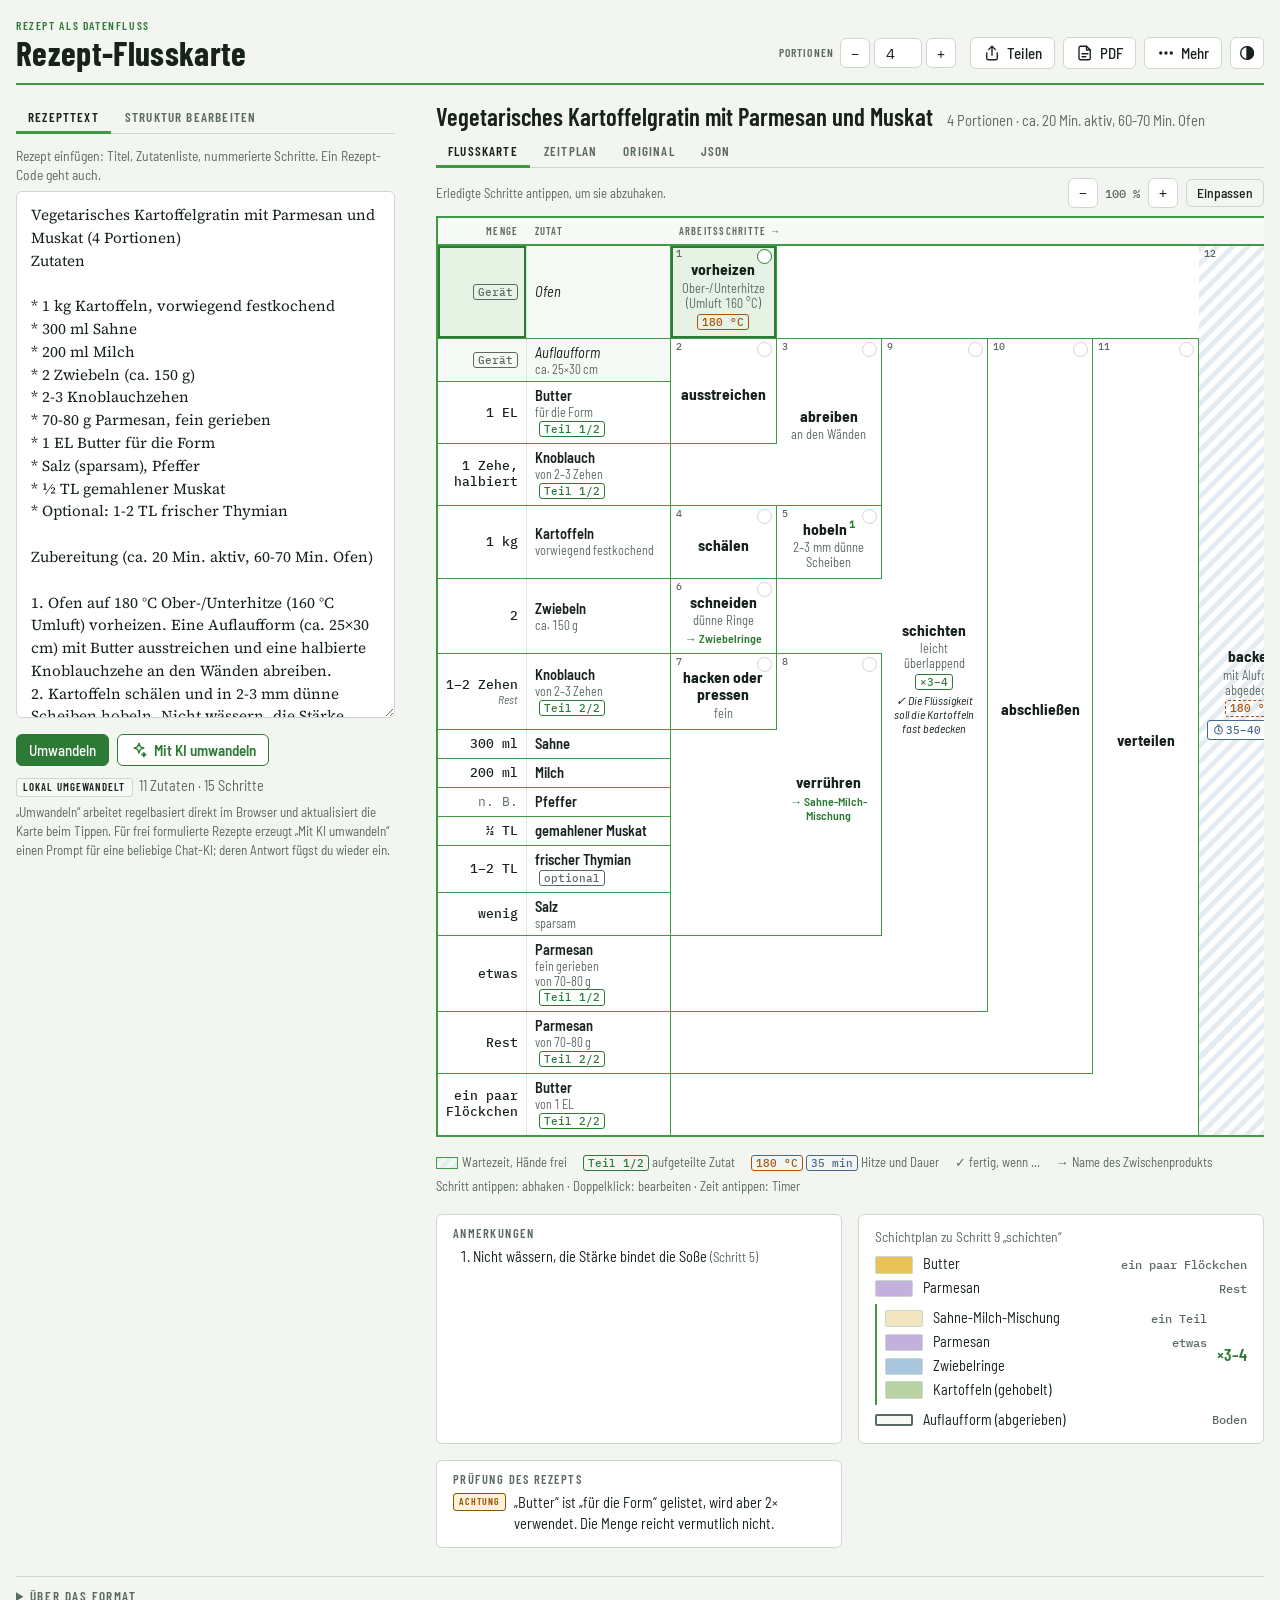
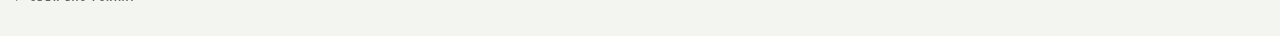
<file: index.html>
<!doctype html>
<html lang="de">
<head>
<meta charset="utf-8">
<meta name="viewport" content="width=device-width,initial-scale=1,viewport-fit=cover">
<!-- erzeugt von tools/build.mjs aus page.html – nicht von Hand bearbeiten -->
<title>Rezept-Flusskarte</title>
<meta name="claude:viewport-fit-sides" content="cover">
<meta name="description" content="Wandelt normale Rezepte in tabellarische Flusskarten um.">
<link rel="stylesheet" href="fonts/fonts.css">
<link rel="stylesheet" href="styles.css">
<script src="js/theme.js"></script>
<link rel="manifest" href="manifest.webmanifest">
<link rel="icon" href="icons/icon.svg" type="image/svg+xml">
<link rel="apple-touch-icon" href="icons/apple-touch-icon.png">
<meta name="apple-mobile-web-app-title" content="Flusskarte">
<meta name="mobile-web-app-capable" content="yes">
<meta name="apple-mobile-web-app-capable" content="yes">
<meta name="apple-mobile-web-app-status-bar-style" content="default">
</head>
<body>
<svg width="0" height="0" style="position:absolute" aria-hidden="true">
  <symbol id="i-share" viewBox="0 0 24 24"><path d="M12 3v12M7.5 7.5 12 3l4.5 4.5M5 12v7a2 2 0 0 0 2 2h10a2 2 0 0 0 2-2v-7"/></symbol>
  <symbol id="i-pdf" viewBox="0 0 24 24"><path d="M6 3h8l5 5v11a2 2 0 0 1-2 2H6a2 2 0 0 1-2-2V5a2 2 0 0 1 2-2Z"/><path d="M14 3v5h5M8 13h8M8 17h5"/></symbol>
  <symbol id="i-more" viewBox="0 0 24 24"><circle cx="5" cy="12" r="1.3"/><circle cx="12" cy="12" r="1.3"/><circle cx="19" cy="12" r="1.3"/></symbol>
  <symbol id="i-theme" viewBox="0 0 24 24"><circle cx="12" cy="12" r="8.5"/><path d="M12 3.5a8.5 8.5 0 0 1 0 17Z" fill="currentColor"/></symbol>
  <symbol id="i-ai" viewBox="0 0 24 24"><path d="M12 3l1.8 4.7L18.5 9.5l-4.7 1.8L12 16l-1.8-4.7L5.5 9.5l4.7-1.8Z"/><path d="M18.5 15.5l.8 2 2 .8-2 .8-.8 2-.8-2-2-.8 2-.8Z"/></symbol>
  <symbol id="i-close" viewBox="0 0 24 24"><path d="M6 6l12 12M18 6 6 18"/></symbol>
</svg>

<div class="app">
  <header class="top">
    <div class="brand">
      <p class="eyebrow">Rezept als Datenfluss</p>
      <h1>Rezept-Flusskarte</h1>
    </div>
    <div class="top-actions">
      <div class="servings" role="group" aria-label="Portionen">
        <span class="lbl-inline">Portionen</span>
        <button type="button" id="sv-minus" class="icon-btn" aria-label="Eine Portion weniger">−</button>
        <input id="sv" type="number" min="1" max="99" step="1" inputmode="numeric" aria-label="Portionen">
        <button type="button" id="sv-plus" class="icon-btn" aria-label="Eine Portion mehr">+</button>
      </div>
      <button type="button" id="btn-share" class="btn" aria-label="Teilen"><svg class="ic" aria-hidden="true"><use href="#i-share"/></svg><span class="hide-xs">Teilen</span></button>
      <button type="button" id="btn-pdf" class="btn" aria-label="PDF"><svg class="ic" aria-hidden="true"><use href="#i-pdf"/></svg><span class="hide-xs">PDF</span></button>
      <div class="menu">
        <button type="button" id="btn-more" class="btn" aria-haspopup="true" aria-expanded="false" aria-controls="menu-more" aria-label="Mehr"><svg class="ic" aria-hidden="true"><use href="#i-more"/></svg><span class="hide-sm">Mehr</span></button>
        <div id="menu-more" class="menu-pop" role="menu" hidden>
          <button type="button" role="menuitem" data-menu="ai">Mit KI umwandeln …</button>
          <button type="button" role="menuitem" data-menu="sample">Beispiel laden</button>
          <hr>
          <button type="button" role="menuitem" data-menu="json">JSON speichern</button>
          <button type="button" role="menuitem" data-menu="html" id="menu-html">Karte als HTML speichern</button>
        </div>
      </div>
      <button type="button" id="btn-theme" class="btn icon-only" aria-label="Darstellung und Farben"><svg class="ic" aria-hidden="true"><use href="#i-theme"/></svg></button>
    </div>
  </header>

  <nav class="mob-switch" aria-label="Bereich">
    <button type="button" data-mob="in" aria-pressed="true">Rezept</button>
    <button type="button" data-mob="out" aria-pressed="false">Karte</button>
  </nav>

  <main class="work" data-mob="in">
    <section class="pane pane-in" aria-label="Eingabe">
      <div class="tabs" role="tablist" aria-label="Eingabe">
        <button type="button" role="tab" id="tab-text" data-left="text" aria-selected="true">Rezepttext</button>
        <button type="button" role="tab" id="tab-struct" data-left="struct" aria-selected="false">Struktur bearbeiten</button>
      </div>
      <div id="panel-text" class="panel" role="tabpanel" aria-labelledby="tab-text">
        <label for="src" class="lbl">Rezept einfügen: Titel, Zutatenliste, nummerierte Schritte. Ein Rezept-Code geht auch.</label>
        <textarea id="src" spellcheck="false" rows="22"></textarea>
        <div class="row">
          <button type="button" id="btn-local" class="btn primary">Umwandeln</button>
          <button type="button" id="btn-ai" class="btn accent"><svg class="ic" aria-hidden="true"><use href="#i-ai"/></svg><span>Mit KI umwandeln</span></button>
        </div>
        <p id="status" class="status" role="status" aria-live="polite"></p>
        <p class="hint">„Umwandeln“ arbeitet regelbasiert direkt im Browser und aktualisiert die Karte beim Tippen. Für frei formulierte Rezepte erzeugt „Mit KI umwandeln“ einen Prompt für eine beliebige Chat-KI; deren Antwort fügst du wieder ein.</p>
      </div>
      <div id="panel-struct" class="panel" role="tabpanel" aria-labelledby="tab-struct" hidden></div>
    </section>

    <section class="pane pane-out" aria-label="Ansicht">
      <div class="out-head">
        <h2 id="recipe-title">Rezept</h2>
        <p id="recipe-meta" class="meta"></p>
      </div>
      <div class="tabs" role="tablist" aria-label="Ansicht">
        <button type="button" role="tab" data-view="flow" aria-selected="true">Flusskarte</button>
        <button type="button" role="tab" data-view="timeline" aria-selected="false">Zeitplan</button>
        <button type="button" role="tab" data-view="original" aria-selected="false">Original</button>
        <button type="button" role="tab" data-view="json" aria-selected="false">JSON</button>
      </div>
      <div id="view" class="view" role="tabpanel"></div>
      <div id="below" class="below"></div>
    </section>
  </main>

  <footer class="about">
    <details>
      <summary>Über das Format</summary>
      <div class="about-grid">
        <div>
          <h3>Aufbau der Karte</h3>
          <p>Die Flusskarte stellt ein Rezept als Tabelle dar. Links steht je Zutat eine Zeile. Rechts folgen die Arbeitsschritte von links nach rechts. Jede Operation ist eine Zelle, die sich über die Zeilen aller Zutaten erstreckt, die sie zusammenführt. Leere Zellen ohne rechten Rand verlängern Zutaten, die erst später dazukommen.</p>
        </div>
        <div>
          <h3>Was die Flusskarte zeigt</h3>
          <ul>
            <li><b>Aufteilung:</b> Wird eine Zutat mehrfach verwendet, bekommt jede Verwendung eine eigene Zeile mit Anteil (Teil 1/2).</li>
            <li><b>Geräte:</b> Ofen und Form sind eigene Zeilen. So sieht man, dass der Ofen zuerst an muss.</li>
            <li><b>Zeit und Hitze:</b> Dauer, Temperatur und Wartezeiten (schraffiert) stehen im Schritt.</li>
            <li><b>Fertig, wenn:</b> Garpunkte wie „goldbraun“ stehen direkt im Schritt.</li>
            <li><b>Zwischenprodukte</b> tragen Namen, Hinweise werden zu Fußnoten, Schichtungen bekommen einen Schichtplan.</li>
            <li><b>Zeitplan</b> für eine Person sowie eine <b>Prüfung</b>, die Lücken im Originalrezept findet.</li>
          </ul>
        </div>
      </div>
    </details>
  </footer>
  <section id="timers" class="timers" aria-label="Timer" hidden></section>
  <div id="toast" class="toast" role="status" aria-live="polite" hidden></div>
</div>

<dialog id="dlg-share" class="sheet" aria-labelledby="dlg-share-h">
  <div class="sheet-head"><h2 id="dlg-share-h">Rezept teilen</h2><button type="button" class="icon-btn" data-close aria-label="Schließen"><svg class="ic" aria-hidden="true"><use href="#i-close"/></svg></button></div>
  <div class="sheet-body">
    <p class="lead">Das ganze Rezept steckt in einem Code. Füge ihn in eine Nachricht, Notiz oder E-Mail ein; hier eingefügt wird daraus wieder die Karte.</p>
    <label class="check" for="share-src"><input type="checkbox" id="share-src" checked> Originaltext mitnehmen</label>
    <textarea id="share-code" class="code" readonly rows="4" aria-label="Rezept-Code"></textarea>
    <p class="meta" id="share-size"></p>
    <div class="row">
      <button type="button" id="share-copy" class="btn primary">Code kopieren</button>
      <button type="button" id="share-link" class="btn">Link kopieren</button>
      <button type="button" id="share-native" class="btn" hidden>Teilen …</button>
    </div>
    <h3 class="sub">Code laden</h3>
    <textarea id="share-in" class="code" rows="3" placeholder="FK1.… oder Link mit #fk=… einfügen" aria-label="Rezept-Code einfügen"></textarea>
    <div class="row"><button type="button" id="share-load" class="btn">Laden</button></div>
    <p id="share-err" class="json-err" role="alert"></p>
  </div>
</dialog>

<dialog id="dlg-ai" class="sheet" aria-labelledby="dlg-ai-h">
  <div class="sheet-head"><h2 id="dlg-ai-h">Mit KI umwandeln</h2><button type="button" class="icon-btn" data-close aria-label="Schließen"><svg class="ic" aria-hidden="true"><use href="#i-close"/></svg></button></div>
  <div class="sheet-body">
    <p class="lead">Die App schickt nichts an eine KI. Du kopierst einen Prompt in die Chat-KI deiner Wahl und fügst deren Antwort hier ein.</p>
    <ol class="how">
      <li>
        <b>Prompt kopieren</b> und in die KI einfügen.
        <div class="row">
          <button type="button" id="ai-copy-recipe" class="btn primary">Prompt mit diesem Rezept</button>
          <button type="button" id="ai-copy-generic" class="btn">Nur Formatanleitung</button>
        </div>
        <p class="hint">Die Formatanleitung eignet sich als dauerhafte Anweisung, etwa in den Projekt- oder Systemeinstellungen einer Chat-KI. Danach genügt es, Rezepte zu schicken.</p>
        <details class="peek"><summary>Prompt ansehen</summary><textarea id="ai-prompt" class="code" readonly rows="8" aria-label="Prompt"></textarea></details>
      </li>
      <li>
        <b>Antwort einfügen:</b> die komplette Antwort der KI, Codeblock und Begleittext dürfen dabei sein. Die KI schreibt das Rezept auch einheitlich neu (Titel, Zutatenliste, nummerierte Schritte); dieser Text ersetzt das Rezeptfeld, „Rückgängig“ holt das Original zurück.
        <textarea id="ai-answer" class="code" rows="6" placeholder="```json&#10;{ &quot;format&quot;: &quot;flusskarte/1&quot;, … }&#10;```" aria-label="Antwort der KI"></textarea>
        <div class="row"><button type="button" id="ai-apply" class="btn primary">Karte übernehmen</button></div>
        <p id="ai-err" class="json-err" role="alert"></p>
      </li>
    </ol>
  </div>
</dialog>

<dialog id="dlg-pdf" class="sheet" aria-labelledby="dlg-pdf-h">
  <div class="sheet-head"><h2 id="dlg-pdf-h">PDF erstellen</h2><button type="button" class="icon-btn" data-close aria-label="Schließen"><svg class="ic" aria-hidden="true"><use href="#i-close"/></svg></button></div>
  <div class="sheet-body">
    <fieldset class="fs"><legend>Inhalt</legend>
      <div class="checks">
        <label class="check" for="pdf-card"><input type="checkbox" id="pdf-card" data-opt="card"> Flusskarte</label>
        <label class="check" for="pdf-notes"><input type="checkbox" id="pdf-notes" data-opt="notes"> Anmerkungen und Schichtplan</label>
        <label class="check" for="pdf-timeline"><input type="checkbox" id="pdf-timeline" data-opt="timeline"> Zeitplan</label>
        <label class="check" for="pdf-lint"><input type="checkbox" id="pdf-lint" data-opt="lint"> Prüfung des Rezepts</label>
        <label class="check" for="pdf-original"><input type="checkbox" id="pdf-original" data-opt="original"> Originalrezept</label>
      </div>
    </fieldset>
    <fieldset class="fs"><legend>Seite</legend>
      <div class="seg" role="group" aria-label="Ausrichtung">
        <button type="button" data-orient="landscape" aria-pressed="true">A4 quer</button>
        <button type="button" data-orient="portrait" aria-pressed="false">A4 hoch</button>
      </div>
      <div class="checks">
        <label class="check" for="pdf-fit"><input type="checkbox" id="pdf-fit" data-opt="fit"> Karte auf eine Seite einpassen</label>
        <label class="check" for="pdf-bw"><input type="checkbox" id="pdf-bw" data-opt="bw"> Schwarz-Weiß</label>
      </div>
    </fieldset>
    <div class="row"><button type="button" id="pdf-go" class="btn primary">PDF erstellen</button></div>
    <p class="hint">Es öffnet sich der Druckdialog. Dort als Ziel „Als PDF speichern“ wählen. Fehlt diese Option (manche Handys und Tablets), im Druckdialog über das Teilen-Symbol „In Dateien sichern“.</p>
  </div>
</dialog>

<dialog id="dlg-theme" class="sheet" aria-labelledby="dlg-theme-h">
  <div class="sheet-head"><h2 id="dlg-theme-h">Darstellung</h2><button type="button" class="icon-btn" data-close aria-label="Schließen"><svg class="ic" aria-hidden="true"><use href="#i-close"/></svg></button></div>
  <div class="sheet-body" id="theme-body"></div>
</dialog>

<div id="print-root" aria-hidden="true"></div>

<script src="js/lexicon.js"></script>
<script src="js/model.js"></script>
<script src="js/parser.js"></script>
<script src="js/layout.js"></script>
<script src="js/schedule.js"></script>
<script src="js/render.js"></script>
<script src="js/share.js"></script>
<script src="js/ai.js"></script>
<script src="js/print.js"></script>
<script src="js/kitchen.js"></script>
<script src="js/app.js"></script>
</body>
</html>
</file>
<file: fonts/fonts.css>
/* Schriften lokal (SIL Open Font License 1.1), nur Teilmengen latin und latin-ext */
/* latin-ext */
@font-face {
  font-family: 'Barlow Condensed';
  font-style: normal;
  font-weight: 500;
  font-display: swap;
  src: url(barlow-condensed-n500-latin-ext.woff2) format('woff2');
  unicode-range: U+0100-02BA, U+02BD-02C5, U+02C7-02CC, U+02CE-02D7, U+02DD-02FF, U+0304, U+0308, U+0329, U+1D00-1DBF, U+1E00-1E9F, U+1EF2-1EFF, U+2020, U+20A0-20AB, U+20AD-20C4, U+2113, U+2C60-2C7F, U+A720-A7FF;
}
/* latin */
@font-face {
  font-family: 'Barlow Condensed';
  font-style: normal;
  font-weight: 500;
  font-display: swap;
  src: url(barlow-condensed-n500-latin.woff2) format('woff2');
  unicode-range: U+0000-00FF, U+0131, U+0152-0153, U+02BB-02BC, U+02C6, U+02DA, U+02DC, U+0304, U+0308, U+0329, U+2000-206F, U+20AC, U+2122, U+2191, U+2193, U+2212, U+2215, U+FEFF, U+FFFD;
}
/* latin-ext */
@font-face {
  font-family: 'Barlow Condensed';
  font-style: normal;
  font-weight: 600;
  font-display: swap;
  src: url(barlow-condensed-n600-latin-ext.woff2) format('woff2');
  unicode-range: U+0100-02BA, U+02BD-02C5, U+02C7-02CC, U+02CE-02D7, U+02DD-02FF, U+0304, U+0308, U+0329, U+1D00-1DBF, U+1E00-1E9F, U+1EF2-1EFF, U+2020, U+20A0-20AB, U+20AD-20C4, U+2113, U+2C60-2C7F, U+A720-A7FF;
}
/* latin */
@font-face {
  font-family: 'Barlow Condensed';
  font-style: normal;
  font-weight: 600;
  font-display: swap;
  src: url(barlow-condensed-n600-latin.woff2) format('woff2');
  unicode-range: U+0000-00FF, U+0131, U+0152-0153, U+02BB-02BC, U+02C6, U+02DA, U+02DC, U+0304, U+0308, U+0329, U+2000-206F, U+20AC, U+2122, U+2191, U+2193, U+2212, U+2215, U+FEFF, U+FFFD;
}
/* latin-ext */
@font-face {
  font-family: 'Barlow Condensed';
  font-style: normal;
  font-weight: 700;
  font-display: swap;
  src: url(barlow-condensed-n700-latin-ext.woff2) format('woff2');
  unicode-range: U+0100-02BA, U+02BD-02C5, U+02C7-02CC, U+02CE-02D7, U+02DD-02FF, U+0304, U+0308, U+0329, U+1D00-1DBF, U+1E00-1E9F, U+1EF2-1EFF, U+2020, U+20A0-20AB, U+20AD-20C4, U+2113, U+2C60-2C7F, U+A720-A7FF;
}
/* latin */
@font-face {
  font-family: 'Barlow Condensed';
  font-style: normal;
  font-weight: 700;
  font-display: swap;
  src: url(barlow-condensed-n700-latin.woff2) format('woff2');
  unicode-range: U+0000-00FF, U+0131, U+0152-0153, U+02BB-02BC, U+02C6, U+02DA, U+02DC, U+0304, U+0308, U+0329, U+2000-206F, U+20AC, U+2122, U+2191, U+2193, U+2212, U+2215, U+FEFF, U+FFFD;
}
/* latin-ext */
@font-face {
  font-family: 'Barlow Semi Condensed';
  font-style: italic;
  font-weight: 400;
  font-display: swap;
  src: url(barlow-semi-condensed-i400-latin-ext.woff2) format('woff2');
  unicode-range: U+0100-02BA, U+02BD-02C5, U+02C7-02CC, U+02CE-02D7, U+02DD-02FF, U+0304, U+0308, U+0329, U+1D00-1DBF, U+1E00-1E9F, U+1EF2-1EFF, U+2020, U+20A0-20AB, U+20AD-20C4, U+2113, U+2C60-2C7F, U+A720-A7FF;
}
/* latin */
@font-face {
  font-family: 'Barlow Semi Condensed';
  font-style: italic;
  font-weight: 400;
  font-display: swap;
  src: url(barlow-semi-condensed-i400-latin.woff2) format('woff2');
  unicode-range: U+0000-00FF, U+0131, U+0152-0153, U+02BB-02BC, U+02C6, U+02DA, U+02DC, U+0304, U+0308, U+0329, U+2000-206F, U+20AC, U+2122, U+2191, U+2193, U+2212, U+2215, U+FEFF, U+FFFD;
}
/* latin-ext */
@font-face {
  font-family: 'Barlow Semi Condensed';
  font-style: normal;
  font-weight: 400;
  font-display: swap;
  src: url(barlow-semi-condensed-n400-latin-ext.woff2) format('woff2');
  unicode-range: U+0100-02BA, U+02BD-02C5, U+02C7-02CC, U+02CE-02D7, U+02DD-02FF, U+0304, U+0308, U+0329, U+1D00-1DBF, U+1E00-1E9F, U+1EF2-1EFF, U+2020, U+20A0-20AB, U+20AD-20C4, U+2113, U+2C60-2C7F, U+A720-A7FF;
}
/* latin */
@font-face {
  font-family: 'Barlow Semi Condensed';
  font-style: normal;
  font-weight: 400;
  font-display: swap;
  src: url(barlow-semi-condensed-n400-latin.woff2) format('woff2');
  unicode-range: U+0000-00FF, U+0131, U+0152-0153, U+02BB-02BC, U+02C6, U+02DA, U+02DC, U+0304, U+0308, U+0329, U+2000-206F, U+20AC, U+2122, U+2191, U+2193, U+2212, U+2215, U+FEFF, U+FFFD;
}
/* latin-ext */
@font-face {
  font-family: 'Barlow Semi Condensed';
  font-style: normal;
  font-weight: 500;
  font-display: swap;
  src: url(barlow-semi-condensed-n500-latin-ext.woff2) format('woff2');
  unicode-range: U+0100-02BA, U+02BD-02C5, U+02C7-02CC, U+02CE-02D7, U+02DD-02FF, U+0304, U+0308, U+0329, U+1D00-1DBF, U+1E00-1E9F, U+1EF2-1EFF, U+2020, U+20A0-20AB, U+20AD-20C4, U+2113, U+2C60-2C7F, U+A720-A7FF;
}
/* latin */
@font-face {
  font-family: 'Barlow Semi Condensed';
  font-style: normal;
  font-weight: 500;
  font-display: swap;
  src: url(barlow-semi-condensed-n500-latin.woff2) format('woff2');
  unicode-range: U+0000-00FF, U+0131, U+0152-0153, U+02BB-02BC, U+02C6, U+02DA, U+02DC, U+0304, U+0308, U+0329, U+2000-206F, U+20AC, U+2122, U+2191, U+2193, U+2212, U+2215, U+FEFF, U+FFFD;
}
/* latin-ext */
@font-face {
  font-family: 'Barlow Semi Condensed';
  font-style: normal;
  font-weight: 600;
  font-display: swap;
  src: url(barlow-semi-condensed-n600-latin-ext.woff2) format('woff2');
  unicode-range: U+0100-02BA, U+02BD-02C5, U+02C7-02CC, U+02CE-02D7, U+02DD-02FF, U+0304, U+0308, U+0329, U+1D00-1DBF, U+1E00-1E9F, U+1EF2-1EFF, U+2020, U+20A0-20AB, U+20AD-20C4, U+2113, U+2C60-2C7F, U+A720-A7FF;
}
/* latin */
@font-face {
  font-family: 'Barlow Semi Condensed';
  font-style: normal;
  font-weight: 600;
  font-display: swap;
  src: url(barlow-semi-condensed-n600-latin.woff2) format('woff2');
  unicode-range: U+0000-00FF, U+0131, U+0152-0153, U+02BB-02BC, U+02C6, U+02DA, U+02DC, U+0304, U+0308, U+0329, U+2000-206F, U+20AC, U+2122, U+2191, U+2193, U+2212, U+2215, U+FEFF, U+FFFD;
}
/* latin-ext */
@font-face {
  font-family: 'Barlow Semi Condensed';
  font-style: normal;
  font-weight: 700;
  font-display: swap;
  src: url(barlow-semi-condensed-n700-latin-ext.woff2) format('woff2');
  unicode-range: U+0100-02BA, U+02BD-02C5, U+02C7-02CC, U+02CE-02D7, U+02DD-02FF, U+0304, U+0308, U+0329, U+1D00-1DBF, U+1E00-1E9F, U+1EF2-1EFF, U+2020, U+20A0-20AB, U+20AD-20C4, U+2113, U+2C60-2C7F, U+A720-A7FF;
}
/* latin */
@font-face {
  font-family: 'Barlow Semi Condensed';
  font-style: normal;
  font-weight: 700;
  font-display: swap;
  src: url(barlow-semi-condensed-n700-latin.woff2) format('woff2');
  unicode-range: U+0000-00FF, U+0131, U+0152-0153, U+02BB-02BC, U+02C6, U+02DA, U+02DC, U+0304, U+0308, U+0329, U+2000-206F, U+20AC, U+2122, U+2191, U+2193, U+2212, U+2215, U+FEFF, U+FFFD;
}
/* latin-ext */
@font-face {
  font-family: 'IBM Plex Mono';
  font-style: normal;
  font-weight: 400;
  font-display: swap;
  src: url(ibm-plex-mono-n400-latin-ext.woff2) format('woff2');
  unicode-range: U+0100-02BA, U+02BD-02C5, U+02C7-02CC, U+02CE-02D7, U+02DD-02FF, U+0304, U+0308, U+0329, U+1D00-1DBF, U+1E00-1E9F, U+1EF2-1EFF, U+2020, U+20A0-20AB, U+20AD-20C4, U+2113, U+2C60-2C7F, U+A720-A7FF;
}
/* latin */
@font-face {
  font-family: 'IBM Plex Mono';
  font-style: normal;
  font-weight: 400;
  font-display: swap;
  src: url(ibm-plex-mono-n400-latin.woff2) format('woff2');
  unicode-range: U+0000-00FF, U+0131, U+0152-0153, U+02BB-02BC, U+02C6, U+02DA, U+02DC, U+0304, U+0308, U+0329, U+2000-206F, U+20AC, U+2122, U+2191, U+2193, U+2212, U+2215, U+FEFF, U+FFFD;
}
/* latin-ext */
@font-face {
  font-family: 'IBM Plex Mono';
  font-style: normal;
  font-weight: 500;
  font-display: swap;
  src: url(ibm-plex-mono-n500-latin-ext.woff2) format('woff2');
  unicode-range: U+0100-02BA, U+02BD-02C5, U+02C7-02CC, U+02CE-02D7, U+02DD-02FF, U+0304, U+0308, U+0329, U+1D00-1DBF, U+1E00-1E9F, U+1EF2-1EFF, U+2020, U+20A0-20AB, U+20AD-20C4, U+2113, U+2C60-2C7F, U+A720-A7FF;
}
/* latin */
@font-face {
  font-family: 'IBM Plex Mono';
  font-style: normal;
  font-weight: 500;
  font-display: swap;
  src: url(ibm-plex-mono-n500-latin.woff2) format('woff2');
  unicode-range: U+0000-00FF, U+0131, U+0152-0153, U+02BB-02BC, U+02C6, U+02DA, U+02DC, U+0304, U+0308, U+0329, U+2000-206F, U+20AC, U+2122, U+2191, U+2193, U+2212, U+2215, U+FEFF, U+FFFD;
}
/* latin-ext */
@font-face {
  font-family: 'Source Serif 4';
  font-style: italic;
  font-weight: 400;
  font-display: swap;
  src: url(source-serif-4-i400-latin-ext.woff2) format('woff2');
  unicode-range: U+0100-02BA, U+02BD-02C5, U+02C7-02CC, U+02CE-02D7, U+02DD-02FF, U+0304, U+0308, U+0329, U+1D00-1DBF, U+1E00-1E9F, U+1EF2-1EFF, U+2020, U+20A0-20AB, U+20AD-20C4, U+2113, U+2C60-2C7F, U+A720-A7FF;
}
/* latin */
@font-face {
  font-family: 'Source Serif 4';
  font-style: italic;
  font-weight: 400;
  font-display: swap;
  src: url(source-serif-4-i400-latin.woff2) format('woff2');
  unicode-range: U+0000-00FF, U+0131, U+0152-0153, U+02BB-02BC, U+02C6, U+02DA, U+02DC, U+0304, U+0308, U+0329, U+2000-206F, U+20AC, U+2122, U+2191, U+2193, U+2212, U+2215, U+FEFF, U+FFFD;
}
/* latin-ext */
@font-face {
  font-family: 'Source Serif 4';
  font-style: normal;
  font-weight: 400;
  font-display: swap;
  src: url(source-serif-4-n400-latin-ext.woff2) format('woff2');
  unicode-range: U+0100-02BA, U+02BD-02C5, U+02C7-02CC, U+02CE-02D7, U+02DD-02FF, U+0304, U+0308, U+0329, U+1D00-1DBF, U+1E00-1E9F, U+1EF2-1EFF, U+2020, U+20A0-20AB, U+20AD-20C4, U+2113, U+2C60-2C7F, U+A720-A7FF;
}
/* latin */
@font-face {
  font-family: 'Source Serif 4';
  font-style: normal;
  font-weight: 400;
  font-display: swap;
  src: url(source-serif-4-n400-latin.woff2) format('woff2');
  unicode-range: U+0000-00FF, U+0131, U+0152-0153, U+02BB-02BC, U+02C6, U+02DA, U+02DC, U+0304, U+0308, U+0329, U+2000-206F, U+20AC, U+2122, U+2191, U+2193, U+2212, U+2215, U+FEFF, U+FFFD;
}
/* latin-ext */
@font-face {
  font-family: 'Source Serif 4';
  font-style: normal;
  font-weight: 600;
  font-display: swap;
  src: url(source-serif-4-n400-latin-ext.woff2) format('woff2');
  unicode-range: U+0100-02BA, U+02BD-02C5, U+02C7-02CC, U+02CE-02D7, U+02DD-02FF, U+0304, U+0308, U+0329, U+1D00-1DBF, U+1E00-1E9F, U+1EF2-1EFF, U+2020, U+20A0-20AB, U+20AD-20C4, U+2113, U+2C60-2C7F, U+A720-A7FF;
}
/* latin */
@font-face {
  font-family: 'Source Serif 4';
  font-style: normal;
  font-weight: 600;
  font-display: swap;
  src: url(source-serif-4-n400-latin.woff2) format('woff2');
  unicode-range: U+0000-00FF, U+0131, U+0152-0153, U+02BB-02BC, U+02C6, U+02DA, U+02DC, U+0304, U+0308, U+0329, U+2000-206F, U+20AC, U+2122, U+2191, U+2193, U+2212, U+2215, U+FEFF, U+FFFD;
}
</file>
<file: styles.css>
/* Layout: Arbeitsplatz aus zwei Spalten – links Eingabe, rechts die Karte auf Rasterpapier;
   unter 960 px (Handy, Tablet hochkant) ein Umschalter zwischen Rezept und Karte.
   Die Farben unten sind der Rückfall ohne JavaScript; js/theme.js überschreibt sie. */
:root {
  --paper: #f2f5f0;
  --panel: #ffffff;
  --panel-2: #f7f9f6;
  --next-bg: #e6f3e4;
  --ink: #17221c;
  --muted: #5b6a61;
  --rule: #cdd6cf;
  --grid: #3f9a47;
  --accent: #2c7a35;
  --accent-ink: #ffffff;
  --heat: #a8520f;
  --wait: #46698b;
  --wait-bg: #e3ebf3;
  --warn: #8f5200;
  --warn-bg: #fdf1d8;
  --error: #b3261e;
  --hl: #fbeea0;
  --l1: #e7c35a; --l2: #c3b0dc; --l3: #f1e6bd; --l4: #a8c7de; --l5: #b9d2a3; --l6: #e2b29a;

  --f-display: "Barlow Condensed", "Arial Narrow", "Roboto Condensed", sans-serif;
  --f-ui: "Barlow Semi Condensed", "Segoe UI", "Helvetica Neue", Arial, sans-serif;
  --f-mono: "IBM Plex Mono", ui-monospace, "Cascadia Mono", Consolas, monospace;
  --f-read: "Source Serif 4", Georgia, "Times New Roman", serif;
  --radius: 6px;
}
@media (prefers-color-scheme: dark) {
  :root:not([data-theme="light"]) {
    --paper: #101613; --panel: #161e19; --panel-2: #1b241e; --next-bg: #1f3324; --ink: #e1e9e3; --muted: #97a69c; --rule: #2d3a31;
    --grid: #4fae58; --accent: #62c46c; --accent-ink: #0b130d; --heat: #f0a25a; --wait: #93b4d4; --wait-bg: #1c2733;
    --warn: #f1b75c; --warn-bg: #30250f; --error: #ff8a80; --hl: #4d4520;
    --l1: #9c7f25; --l2: #6c5a8a; --l3: #7b7350; --l4: #3f6680; --l5: #55704a; --l6: #8a5a44;
    color-scheme: dark;
  }
}
:root[data-theme="dark"] {
  --paper: #101613; --panel: #161e19; --panel-2: #1b241e; --next-bg: #1f3324; --ink: #e1e9e3; --muted: #97a69c; --rule: #2d3a31;
  --grid: #4fae58; --accent: #62c46c; --accent-ink: #0b130d; --heat: #f0a25a; --wait: #93b4d4; --wait-bg: #1c2733;
  --warn: #f1b75c; --warn-bg: #30250f; --error: #ff8a80; --hl: #4d4520;
  --l1: #9c7f25; --l2: #6c5a8a; --l3: #7b7350; --l4: #3f6680; --l5: #55704a; --l6: #8a5a44;
  color-scheme: dark;
}

* { box-sizing: border-box; }
html { -webkit-text-size-adjust: 100%; text-size-adjust: 100%; }
body {
  margin: 0;
  background: var(--paper);
  color: var(--ink);
  font: 400 15px/1.45 var(--f-ui);
  padding-left: max(16px, env(safe-area-inset-left, 0px));
  padding-right: max(16px, env(safe-area-inset-right, 0px));
  padding-block: 0 32px;
}
button, input, select, textarea { font: inherit; color: inherit; }
button { -webkit-tap-highlight-color: transparent; touch-action: manipulation; }
:focus-visible { outline: 2px solid var(--accent); outline-offset: 2px; }
code { font-family: var(--f-mono); font-size: .85em; }
.sr-only { position: absolute; width: 1px; height: 1px; overflow: hidden; clip: rect(0 0 0 0); white-space: nowrap; }
[hidden] { display: none !important; }

.app { max-width: 1680px; margin: 0 auto; }

/* Kopf */
.top {
  display: flex; flex-wrap: wrap; align-items: flex-end; justify-content: space-between; gap: 12px 24px;
  padding-block: calc(env(safe-area-inset-top, 0px) + 20px) 14px; border-bottom: 2px solid var(--grid); margin-bottom: 18px;
}
.eyebrow { margin: 0; font: 600 .72rem/1 var(--f-display); letter-spacing: .14em; text-transform: uppercase; color: var(--accent); }
.top h1 { margin: 4px 0 0; font: 700 2.1rem/1 var(--f-display); letter-spacing: .01em; text-wrap: balance; }
.top-actions { display: flex; flex-wrap: wrap; gap: 8px; align-items: center; }

.btn {
  display: inline-flex; align-items: center; justify-content: center; gap: 6px;
  border: 1px solid var(--rule); background: var(--panel); border-radius: var(--radius);
  padding: 6px 12px; font-weight: 500; cursor: pointer; line-height: 1.2; min-height: 32px;
}
.btn.sm { padding: 3px 10px; min-height: 28px; font-size: .85rem; }
.btn.icon-only { padding: 6px; width: 34px; }
.btn[aria-pressed="true"] { border-color: var(--grid); background: var(--panel-2); color: var(--accent); font-weight: 600; }
.ic { width: 18px; height: 18px; flex: none; fill: none; stroke: currentColor; stroke-width: 1.8; stroke-linecap: round; stroke-linejoin: round; }
#i-more circle { fill: currentColor; }
.btn:hover { border-color: var(--grid); }
.btn.primary { background: var(--accent); border-color: var(--accent); color: var(--accent-ink); }
.btn.accent { border-color: var(--accent); color: var(--accent); font-weight: 600; }
.btn.ghost { background: transparent; }
.btn.danger { border-color: var(--warn); color: var(--warn); }
.btn:disabled { opacity: .55; cursor: default; }
.icon-btn {
  display: inline-grid; place-items: center;
  width: 30px; height: 30px; border: 1px solid var(--rule); background: var(--panel); border-radius: var(--radius);
  cursor: pointer; font-size: 1.05rem; line-height: 1; padding: 0;
}
.icon-btn:hover { border-color: var(--grid); }

/* Menü „Mehr“ */
.menu { position: relative; }
.menu-pop {
  position: absolute; right: 0; top: calc(100% + 6px); z-index: 20; min-width: 15rem;
  background: var(--panel); border: 1px solid var(--rule); border-radius: var(--radius); padding: 4px;
  box-shadow: 0 10px 28px rgb(0 0 0 / .16); display: grid;
}
.menu-pop button { text-align: left; border: 0; background: transparent; padding: 9px 12px; border-radius: 4px; cursor: pointer; }
.menu-pop button:hover, .menu-pop button:focus-visible { background: var(--panel-2); }
.menu-pop hr { border: 0; border-top: 1px solid var(--rule); margin: 4px 6px; }

/* Umschalter Rezept / Karte (nur schmal) */
.mob-switch { display: none; }
@media (max-width: 959.98px) {
  .mob-switch {
    display: grid; grid-template-columns: 1fr 1fr; gap: 4px; position: sticky; top: 0; z-index: 15;
    margin: -8px 0 14px; padding: calc(env(safe-area-inset-top, 0px) + 6px) 0 8px; background: var(--paper);
  }
  .mob-switch button {
    border: 1px solid var(--rule); background: var(--panel); color: var(--muted); border-radius: var(--radius);
    padding: 9px 12px; font: 600 .86rem/1.1 var(--f-display); letter-spacing: .1em; text-transform: uppercase; cursor: pointer;
  }
  .mob-switch button[aria-pressed="true"] { background: var(--accent); border-color: var(--accent); color: var(--accent-ink); }
  .work[data-mob="in"] > .pane-out, .work[data-mob="out"] > .pane-in { display: none; }
}
.servings { display: inline-flex; align-items: center; gap: 4px; margin-right: 6px; }
.servings input { width: 3.2em; height: 30px; text-align: center; border: 1px solid var(--rule); border-radius: var(--radius); background: var(--panel); font-family: var(--f-mono); }
.servings input:disabled, .servings button:disabled { opacity: .5; }
.lbl-inline { font: 600 .72rem/1 var(--f-display); letter-spacing: .1em; text-transform: uppercase; color: var(--muted); margin-right: 2px; }

/* Arbeitsfläche */
.work { display: grid; gap: 20px; grid-template-columns: minmax(0, 1fr); }
@media (min-width: 960px) { .work { grid-template-columns: minmax(300px, 360px) minmax(0, 1fr); } }
@media (min-width: 1280px) { .work { grid-template-columns: minmax(320px, 400px) minmax(0, 1fr); } }
.pane { min-width: 0; }
@media (min-width: 960px) {
  /* Eingabe scrollt für sich, die Karte bleibt beim Bearbeiten sichtbar */
  .pane-in { position: sticky; top: calc(env(safe-area-inset-top, 0px) + 10px); align-self: start; max-height: calc(100vh - 20px); max-height: calc(100dvh - 20px); overflow-y: auto; overscroll-behavior: contain; padding-right: 6px; scrollbar-gutter: stable; }
}
.tabs { display: flex; flex-wrap: wrap; gap: 2px; border-bottom: 1px solid var(--rule); margin-bottom: 12px; }
.tabs [role="tab"] {
  border: 0; background: transparent; padding: 7px 12px 6px; cursor: pointer;
  font: 600 .82rem/1.1 var(--f-display); letter-spacing: .09em; text-transform: uppercase; color: var(--muted);
  border-bottom: 3px solid transparent; margin-bottom: -1px;
}
.tabs [role="tab"][aria-selected="true"] { color: var(--ink); border-bottom-color: var(--grid); }
.tabs [role="tab"]:hover { color: var(--ink); }

.lbl { display: block; font-size: .85rem; color: var(--muted); margin-bottom: 6px; }
textarea#src {
  width: 100%; min-height: 22rem; resize: vertical; padding: 12px 14px;
  border: 1px solid var(--rule); border-radius: var(--radius); background: var(--panel);
  font: 400 .95rem/1.5 var(--f-read);
}
.row { display: flex; flex-wrap: wrap; gap: 8px; margin-top: 10px; }
.status { min-height: 1.4em; margin: 10px 0 0; font-size: .9rem; color: var(--muted); }
.status .badge { display: inline-block; font: 600 .68rem/1 var(--f-display); letter-spacing: .1em; text-transform: uppercase; padding: 3px 6px; border-radius: 3px; background: var(--panel-2); border: 1px solid var(--rule); color: var(--ink); margin-right: 6px; }
.status.warn { color: var(--warn); }
.hint { font-size: .82rem; color: var(--muted); margin: 6px 0 0; max-width: 60ch; }

/* Ausgabe */
.out-head { display: flex; flex-wrap: wrap; align-items: baseline; gap: 4px 14px; margin-bottom: 6px; }
.out-head h2 { margin: 0; font: 600 1.55rem/1.1 var(--f-display); text-wrap: balance; }
.out-head .meta { margin: 0; color: var(--muted); font-size: .92rem; }
.view { min-width: 0; }
.card-scroll { overflow-x: auto; padding-bottom: 6px; max-width: 100%; overscroll-behavior-x: contain; }
.card-tools { display: flex; align-items: center; gap: 4px; margin: -2px 0 8px; justify-content: flex-end; }
.zoom-val { min-width: 3.4em; text-align: center; font: 500 .78rem/1 var(--f-mono); color: var(--muted); font-variant-numeric: tabular-nums; }
.card-tools .btn { margin-left: 4px; }

/* Flusskarte */
table.fk { border-collapse: collapse; border: 2px solid var(--grid); background: var(--panel); font: 400 .9rem/1.25 var(--f-ui); font-variant-numeric: tabular-nums; }
table.fk th {
  font: 600 .66rem/1 var(--f-display); letter-spacing: .12em; text-transform: uppercase; color: var(--muted);
  padding: 8px; text-align: left; border-bottom: 2px solid var(--grid); background: var(--panel-2); white-space: nowrap;
}
table.fk th.h-amt { text-align: right; }
table.fk td { border: 0; border-right: 1px solid var(--grid); border-bottom: 1px solid var(--grid); padding: 5px 8px; vertical-align: middle; }
table.fk td.amt { text-align: right; min-width: 4.2rem; max-width: 8rem; font: 500 .8rem/1.25 var(--f-mono); border-right: 1px dotted var(--rule); color: var(--ink); }
table.fk td.amt .pw { display: block; font: italic 400 .72rem/1.2 var(--f-ui); color: var(--muted); }
table.fk td.amt .nb { color: var(--muted); font-weight: 400; }
table.fk td.ing { min-width: 9rem; max-width: 15rem; }
table.fk td.ing .nm { font-weight: 600; }
table.fk td.ing .nt, table.fk td.ing .of { display: block; font-size: .76rem; color: var(--muted); line-height: 1.2; }
table.fk td.eq { background: var(--panel-2); }
table.fk td.eq .nm { font-weight: 500; font-style: italic; }
table.fk td.ref .nm { font-weight: 500; color: var(--accent); }
table.fk td.fill { border-right: 0; }
table.fk td.blank { border: 0; background: var(--paper); }
table.fk tr.tree-start > td { border-top: 2px solid var(--grid); }
table.fk td.op { position: relative; text-align: center; min-width: 6.6rem; max-width: 12rem; padding: 14px 8px 8px; cursor: pointer; }
table.fk td.op:hover { background: var(--panel-2); }
table.fk td.op.passive { background: repeating-linear-gradient(135deg, var(--wait-bg) 0 5px, transparent 5px 11px); }
.op-in { display: flex; flex-direction: column; align-items: center; gap: 3px; }
.op-n { position: absolute; top: 3px; left: 5px; font: 500 .62rem/1 var(--f-mono); color: var(--muted); }
.op-v { font-weight: 700; font-size: .98rem; line-height: 1.1; }
.op-d { font-size: .78rem; color: var(--muted); line-height: 1.2; }
.op-m { display: flex; flex-wrap: wrap; gap: 3px; justify-content: center; }
.op-c { font-size: .74rem; line-height: 1.2; color: var(--ink); font-style: italic; max-width: 11rem; }
.op-p { font-size: .74rem; line-height: 1.2; color: var(--accent); font-weight: 600; }
sup.fn { font: 600 .62rem/1 var(--f-mono); color: var(--accent); margin-left: 2px; }
.tag { display: inline-flex; align-items: center; font: 500 .66rem/1.35 var(--f-mono); border: 1px solid currentColor; border-radius: 3px; padding: 0 4px; white-space: nowrap; }
.tag-heat { color: var(--heat); }
.tag-heat.inh { border-style: dashed; }
.tag-time { color: var(--wait); }
.tag-rep, .tag-split { color: var(--accent); }
.tag-opt, .tag-eq { color: var(--muted); }
.tag-miss { color: var(--warn); background: var(--warn-bg); }
td.ing .tag { margin-left: 4px; vertical-align: 1px; }

.hl, table.fk td.hl, table.fk td.op.hl { background: var(--hl) !important; }
mark.hl, .src-step.hl { background: var(--hl); }

.legend { display: flex; flex-wrap: wrap; gap: 6px 16px; margin: 10px 0 0; font-size: .8rem; color: var(--muted); align-items: center; }
.legend .sw-pass { display: inline-block; width: 22px; height: 12px; border: 1px solid var(--grid); background: repeating-linear-gradient(135deg, var(--wait-bg) 0 4px, transparent 4px 8px); vertical-align: -2px; margin-right: 4px; }

.empty-card { border: 1px dashed var(--rule); border-radius: var(--radius); padding: 24px; color: var(--muted); background: var(--panel); }
.empty-card p { margin: 0 0 6px; }

/* Unter der Karte */
.below { display: grid; gap: 16px; margin-top: 18px; grid-template-columns: minmax(0, 1fr); }
@media (min-width: 1280px) { .below.two { grid-template-columns: minmax(0, 1fr) minmax(0, 1fr); } }
.box { background: var(--panel); border: 1px solid var(--rule); border-radius: var(--radius); padding: 12px 16px; min-width: 0; }
.box h3 { margin: 0 0 8px; font: 600 .78rem/1 var(--f-display); letter-spacing: .12em; text-transform: uppercase; color: var(--muted); }
ol.notes { margin: 0; padding-left: 1.4em; font-size: .9rem; }
ol.notes li { margin: 3px 0; }
ol.notes .ref { color: var(--muted); font-size: .8rem; }
ul.lint { list-style: none; margin: 0; padding: 0; display: grid; gap: 6px; }
ul.lint li { display: grid; grid-template-columns: auto 1fr; gap: 8px; font-size: .9rem; align-items: start; }
ul.lint .lv { font: 600 .62rem/1.6 var(--f-display); letter-spacing: .1em; text-transform: uppercase; padding: 0 5px; border-radius: 3px; border: 1px solid currentColor; }
ul.lint .warn .lv { color: var(--warn); background: var(--warn-bg); }
ul.lint .error .lv { color: var(--error); }
ul.lint .info .lv { color: var(--muted); }
ul.lint .src { color: var(--muted); font-size: .78rem; }
ul.lint li[data-ing], ul.lint li[data-step] { cursor: default; }
.ok { color: var(--accent); font-size: .9rem; margin: 0; }

/* Schichtplan */
figure.layers { margin: 0; }
figure.layers figcaption { font-size: .85rem; color: var(--muted); margin-bottom: 8px; }
ol.stack, ol.stack ol { list-style: none; margin: 0; padding: 0; display: grid; gap: 3px; }
ol.stack li { display: grid; grid-template-columns: 2.4rem minmax(0, 1fr) auto; gap: 10px; align-items: center; font-size: .9rem; }
ol.stack li.rep-group { display: grid; grid-template-columns: minmax(0, 1fr) auto; gap: 10px; padding: 4px 0 4px 8px; border-left: 2px solid var(--grid); margin: 2px 0; }
.rep-mark { font: 600 1.1rem/1 var(--f-display); color: var(--accent); }
.sw { display: block; height: 1.1rem; border-radius: 2px; border: 1px solid var(--rule); }
.sw-1 { background: var(--l1); } .sw-2 { background: var(--l2); } .sw-3 { background: var(--l3); }
.sw-4 { background: var(--l4); } .sw-5 { background: var(--l5); } .sw-6 { background: var(--l6); }
.sw-base { background: var(--panel-2); border: 2px solid var(--muted); height: .7rem; }
.lt { min-width: 0; }
.lp { font: 500 .72rem/1 var(--f-mono); color: var(--muted); }

/* Zeitplan */
.timeline { display: grid; gap: 12px; }
.tl-summary { display: flex; flex-wrap: wrap; gap: 10px; }
.tl-summary > div { background: var(--panel); border: 1px solid var(--rule); border-radius: var(--radius); padding: 8px 14px; display: grid; }
.tl-summary b { font: 600 1.6rem/1 var(--f-display); font-variant-numeric: tabular-nums; }
.tl-summary span { font-size: .8rem; color: var(--muted); }
.tl-stated { font-size: .88rem; color: var(--muted); }
.tl-scroll { overflow-x: auto; }
.tl-grid { min-width: 620px; display: grid; gap: 3px; background: var(--panel); border: 1px solid var(--rule); border-radius: var(--radius); padding: 10px 12px; }
.tl-axis, .tl-row { display: grid; grid-template-columns: 14rem minmax(0, 1fr); gap: 10px; align-items: center; }
.tl-ticks { position: relative; height: 1.2rem; border-bottom: 1px solid var(--rule); }
.tick { position: absolute; transform: translateX(-50%); font: 500 .66rem/1 var(--f-mono); color: var(--muted); top: 2px; }
.tick:first-child { transform: none; }
.tl-label { font-size: .84rem; white-space: nowrap; overflow: hidden; text-overflow: ellipsis; }
.tl-label .op-n { position: static; display: inline-block; min-width: 1.4em; }
.tl-det { color: var(--muted); font-size: .76rem; }
.tl-track { position: relative; height: 1.4rem; background: linear-gradient(90deg, var(--rule) 1px, transparent 1px) 0 0 / 10% 100%; }
.tl-bar { position: absolute; top: 2px; bottom: 2px; background: var(--accent); border-radius: 3px; display: flex; align-items: center; overflow: hidden; }
.tl-bar span { font: 500 .62rem/1 var(--f-mono); color: var(--accent-ink); padding: 0 4px; white-space: nowrap; }
.tl-bar.passive { background: repeating-linear-gradient(135deg, var(--wait-bg) 0 5px, var(--panel) 5px 10px); border: 1px solid var(--wait); }
.tl-bar.passive span { color: var(--wait); }
.tl-bar.est { outline: 1px dashed var(--muted); outline-offset: 1px; }
.tl-row.hl { background: var(--hl); }
.tl-legend { font-size: .8rem; color: var(--muted); margin: 0; max-width: 80ch; }
.key { display: inline-block; width: 18px; height: 10px; border-radius: 2px; vertical-align: -1px; margin: 0 3px 0 8px; }
.key:first-child { margin-left: 0; }
.k-act { background: var(--accent); }
.k-pas { background: repeating-linear-gradient(135deg, var(--wait-bg) 0 3px, var(--panel) 3px 6px); border: 1px solid var(--wait); }
.k-est { outline: 1px dashed var(--muted); background: transparent; }

/* Original */
.original { white-space: pre-wrap; font: 400 1rem/1.6 var(--f-read); background: var(--panel); border: 1px solid var(--rule); border-radius: var(--radius); padding: 16px 20px; max-width: 75ch; overflow-wrap: anywhere; }
.original mark { background: transparent; color: inherit; border-bottom: 2px solid var(--grid); }
.original .src-step { border-radius: 2px; }
.original .src-step:hover { background: var(--panel-2); }

/* JSON */
.json-tools { display: flex; flex-wrap: wrap; gap: 8px; margin-bottom: 8px; align-items: center; }
textarea#json-edit { width: 100%; min-height: 28rem; font: 400 .8rem/1.45 var(--f-mono); padding: 12px; border: 1px solid var(--rule); border-radius: var(--radius); background: var(--panel); resize: vertical; }
.json-err { color: var(--error); font-size: .88rem; margin: 0; }

/* Struktur-Editor */
.ed-sec { margin-bottom: 18px; }
.ed-sec > h3 { display: flex; align-items: baseline; gap: 8px; margin: 0 0 8px; font: 600 .8rem/1 var(--f-display); letter-spacing: .12em; text-transform: uppercase; color: var(--muted); }
.ed-sec > h3 .count { font-family: var(--f-mono); letter-spacing: 0; }
.ed-fields { display: grid; gap: 8px; grid-template-columns: minmax(0, 1fr) 6rem; }
.ed-fields .wide { grid-column: 1 / -1; }
.f { display: grid; gap: 2px; font-size: .74rem; color: var(--muted); min-width: 0; }
.f input, .f select, .ed-row input { width: 100%; min-width: 0; border: 1px solid var(--rule); border-radius: 4px; background: var(--panel); padding: 4px 6px; font-size: .88rem; color: var(--ink); }
.f.check { display: flex; align-items: center; gap: 6px; font-size: .84rem; color: var(--ink); }
.f.check input { width: auto; }
.ed-list { display: grid; gap: 4px; }
.ed-row { display: grid; gap: 4px; align-items: center; grid-template-columns: 4.2rem 3.6rem minmax(0, 1fr) auto; }
.ed-row > .x-btn { justify-self: end; }
.ed-row .note-in { grid-column: 1 / 4; }
.ed-row.eq-row { grid-template-columns: minmax(0, 1fr) minmax(0, 1fr) 1.6rem; }
.ed-row .opt { display: flex; align-items: center; gap: 4px; font-size: .74rem; color: var(--muted); }
.ed-ing { border-bottom: 1px dashed var(--rule); padding-bottom: 6px; }
.x-btn { width: 1.6rem; height: 1.6rem; border: 1px solid var(--rule); background: var(--panel); border-radius: 4px; cursor: pointer; color: var(--muted); padding: 0; line-height: 1; }
.x-btn:hover { color: var(--error); border-color: var(--error); }
.add-btn { margin-top: 6px; }
.step-card { background: var(--panel); border: 1px solid var(--rule); border-left: 3px solid var(--grid); border-radius: var(--radius); padding: 10px 12px; margin-bottom: 10px; display: grid; gap: 8px; }
.step-card.passive { border-left-color: var(--wait); }
.step-card.flash { animation: flash 1.2s ease-out; }
@keyframes flash { from { background: var(--hl); } to { background: var(--panel); } }
.step-head { display: flex; gap: 6px; align-items: center; }
.step-head .num { font: 600 .9rem/1 var(--f-mono); color: var(--muted); min-width: 1.8em; }
.step-head input.verb { flex: 1; min-width: 0; font-weight: 700; font-size: 1rem; border: 1px solid var(--rule); border-radius: 4px; padding: 4px 6px; background: var(--panel); }
.chips { display: flex; flex-wrap: wrap; gap: 4px; align-items: center; }
.chip { display: inline-flex; align-items: center; gap: 4px; border: 1px solid var(--rule); border-radius: 999px; padding: 2px 4px 2px 9px; background: var(--panel-2); font-size: .82rem; max-width: 100%; }
.chip.k-step { border-color: var(--grid); }
.chip.k-equipment { font-style: italic; }
.chip .chip-l { white-space: nowrap; overflow: hidden; text-overflow: ellipsis; max-width: 14rem; }
.chip input { width: 5.5rem; border: 0; border-left: 1px solid var(--rule); background: transparent; font-size: .76rem; padding: 0 4px; color: var(--ink); }
.chip .x-btn { width: 1.2rem; height: 1.2rem; border-radius: 999px; font-size: .8rem; }
.chips select { border: 1px dashed var(--grid); border-radius: 999px; background: transparent; padding: 2px 8px; font-size: .8rem; color: var(--accent); max-width: 100%; }
.step-grid { display: grid; gap: 6px; grid-template-columns: repeat(2, minmax(0, 1fr)); }
.step-grid .wide { grid-column: 1 / -1; }
.src-quote { margin: 0; font: italic .82rem/1.35 var(--f-read); color: var(--muted); }

/* Über */
.about { margin-top: 28px; border-top: 1px solid var(--rule); padding-top: 12px; }
.about summary { cursor: pointer; font: 600 .82rem/1.2 var(--f-display); letter-spacing: .12em; text-transform: uppercase; color: var(--muted); }
.about-grid { display: grid; gap: 20px; grid-template-columns: minmax(0, 1fr); margin-top: 12px; }
@media (min-width: 900px) { .about-grid { grid-template-columns: minmax(0, 1fr) minmax(0, 1fr); } }
.about h3 { margin: 0 0 6px; font: 600 1.05rem/1.2 var(--f-display); }
.about p, .about li { font-size: .92rem; max-width: 68ch; }
.about ul { padding-left: 1.2em; margin: 0; }

.toast {
  position: fixed; left: 50%; transform: translateX(-50%);
  bottom: calc(18px + env(safe-area-inset-bottom, 0px));
  display: flex; align-items: center; gap: 12px;
  background: var(--ink); color: var(--paper); padding: 8px 14px; border-radius: var(--radius); font-size: .9rem; z-index: 30; max-width: calc(100% - 32px);
}
.toast-act { border: 1px solid currentColor; background: transparent; color: inherit; border-radius: 4px; padding: 4px 10px; font-weight: 600; cursor: pointer; white-space: nowrap; }

/* Dialoge: mittig auf großen Bildschirmen, als Blatt von unten auf dem Handy */
dialog.sheet {
  border: 1px solid var(--rule); border-radius: 10px; background: var(--panel); color: var(--ink);
  padding: 0; width: min(580px, calc(100vw - 32px)); max-height: min(88vh, 820px); max-height: min(88dvh, 820px); overflow: auto;
  box-shadow: 0 24px 60px rgb(0 0 0 / .28); overscroll-behavior: contain;
}
dialog.sheet::backdrop { background: rgb(10 14 12 / .42); }
.sheet-head { display: flex; justify-content: space-between; align-items: center; gap: 12px; padding: 14px 18px 10px; position: sticky; top: 0; background: var(--panel); border-bottom: 1px solid var(--rule); z-index: 1; }
.sheet-head h2 { margin: 0; font: 600 1.35rem/1.1 var(--f-display); }
.sheet-body { padding: 14px 18px 20px; display: grid; gap: 12px; }
.sheet-body > * { margin: 0; }
.sheet-body .lead { color: var(--muted); font-size: .92rem; max-width: 60ch; }
.sheet-body .hint { margin: 0; }
.sheet-body .row { margin-top: 0; }
.sheet-body h3.sub { margin: 8px 0 0; padding-top: 12px; border-top: 1px solid var(--rule); font: 600 .78rem/1 var(--f-display); letter-spacing: .12em; text-transform: uppercase; color: var(--muted); }
.sheet-body .meta { color: var(--muted); font-size: .8rem; margin-top: -6px; }
textarea.code { width: 100%; resize: vertical; padding: 8px 10px; border: 1px solid var(--rule); border-radius: var(--radius); background: var(--panel-2); font: 400 .78rem/1.45 var(--f-mono); overflow-wrap: anywhere; word-break: break-all; }
ol.how { margin: 0; padding-left: 1.4em; display: grid; gap: 18px; }
ol.how li { display: grid; gap: 8px; }
ol.how li::marker { font: 600 1rem var(--f-display); color: var(--accent); }
details.peek summary { cursor: pointer; font-size: .85rem; color: var(--muted); }
details.peek textarea { margin-top: 6px; }
@media (max-width: 600px) {
  dialog.sheet {
    width: 100%; max-width: 100%; margin: auto 0 0; border-radius: 14px 14px 0 0; border-bottom: 0;
    max-height: 92vh; max-height: 92dvh; padding-bottom: env(safe-area-inset-bottom, 0px);
  }
}

.fs { border: 0; padding: 0; margin: 0; min-width: 0; display: grid; gap: 8px; }
.fs legend { padding: 0; margin-bottom: 8px; font: 600 .78rem/1 var(--f-display); letter-spacing: .12em; text-transform: uppercase; color: var(--muted); }
.seg { display: inline-flex; flex-wrap: wrap; border: 1px solid var(--rule); border-radius: var(--radius); overflow: hidden; justify-self: start; }
.seg button { border: 0; border-right: 1px solid var(--rule); background: var(--panel); padding: 7px 14px; cursor: pointer; font-weight: 500; }
.seg button:last-child { border-right: 0; }
.seg button[aria-pressed="true"] { background: var(--accent); color: var(--accent-ink); font-weight: 600; }
.checks { display: grid; gap: 6px; }
label.check { display: flex; align-items: center; gap: 8px; font-size: .92rem; cursor: pointer; }
label.check input { width: 18px; height: 18px; accent-color: var(--accent); margin: 0; }

.swatches { display: grid; grid-template-columns: repeat(auto-fill, minmax(92px, 1fr)); gap: 8px; }
.swatch { display: grid; gap: 5px; border: 1px solid var(--rule); background: var(--panel); border-radius: var(--radius); padding: 6px; cursor: pointer; text-align: left; }
.swatch[aria-pressed="true"] { border-color: var(--accent); box-shadow: 0 0 0 2px var(--accent); }
.sw-prev {
  display: block; height: 38px; border-radius: 4px; border: 2px solid var(--sg, var(--grid));
  background:
    linear-gradient(90deg, transparent 0 32%, var(--sg, var(--grid)) 32% calc(32% + 1px), transparent 0 64%, var(--sg, var(--grid)) 64% calc(64% + 1px), transparent 0),
    linear-gradient(transparent 0 48%, var(--sg, var(--grid)) 48% calc(48% + 1px), transparent 0) 0 0 / 32% 100% no-repeat,
    linear-gradient(var(--sa, var(--accent)), var(--sa, var(--accent))) 82% 50% / 18% 28% no-repeat,
    var(--sp, var(--paper));
}
.sw-custom:not([style]) { background: conic-gradient(from 90deg, #c4453a, #b08510, #3f9a47, #13807c, #2f64b0, #7b4a9e, #c4453a); border-color: var(--rule); }
.sw-name { font-size: .8rem; line-height: 1.15; }
.pickers { display: flex; flex-wrap: wrap; gap: 10px 18px; }
.picker { display: flex; align-items: center; gap: 8px; font-size: .9rem; cursor: pointer; }
.picker input[type="color"] { width: 40px; height: 32px; border: 1px solid var(--rule); border-radius: var(--radius); background: var(--panel); padding: 2px; cursor: pointer; }
.picker small { color: var(--muted); font-size: .74rem; margin-left: 2px; }

/* Touch: größere Ziele, 16 px in Feldern (sonst zoomen manche Mobilbrowser beim Antippen) */
@media (pointer: coarse) {
  .btn { min-height: 40px; padding: 8px 14px; }
  .btn.sm { min-height: 36px; }
  .btn.icon-only { width: 40px; }
  .icon-btn { width: 38px; height: 38px; }
  .servings input { height: 38px; }
  .x-btn { width: 2.1rem; height: 2.1rem; }
  .chip .x-btn { width: 1.7rem; height: 1.7rem; }
  .tabs [role="tab"] { padding: 11px 12px 9px; }
  input, select, textarea, .f input, .f select, .ed-row input, .chip input, .chips select, textarea#src, textarea.code, textarea#json-edit { font-size: 16px; }
  .chip input { width: 6.5rem; }
  .menu-pop button { padding: 12px 14px; }
  table.fk td.op:hover { background: transparent; }
}

@media (max-width: 600px) {
  .top { align-items: center; padding-block-start: calc(env(safe-area-inset-top, 0px) + 12px); gap: 10px; }
  .top h1 { font-size: 1.55rem; }
  .eyebrow { font-size: .64rem; }
  .top-actions { width: 100%; gap: 6px; }
  .top-actions .servings { margin-right: auto; }
  .hide-sm { display: none; }
  .out-head h2 { font-size: 1.3rem; }
  textarea#src { min-height: 18rem; }
  .ed-row { grid-template-columns: 3.8rem 4.4rem minmax(0, 1fr) auto; }
  .step-grid { grid-template-columns: minmax(0, 1fr); }
  .tl-axis, .tl-row { grid-template-columns: 9rem minmax(0, 1fr); }
  .card-tools { justify-content: flex-start; }
}
@media (max-width: 480px) {
  .hide-xs { display: none; }
  .top-actions > .btn, .top-actions .menu > .btn { padding-inline: 0; width: 40px; }
  .lbl-inline { display: none; }
}
@media (prefers-reduced-motion: reduce) { .step-card.flash { animation: none; } }

/* ---- Druckseite (PDF) --------------------------------------------------------------------- */
#print-root { display: none; }
#print-root.measuring { display: block; position: absolute; left: -20000px; top: 0; visibility: hidden; }
.pr { color: var(--ink); font: 400 13px/1.35 var(--f-ui); }
.pr-head { display: flex; justify-content: space-between; align-items: flex-end; gap: 16px; border-bottom: 2px solid var(--grid); padding-bottom: 6px; margin-bottom: 10px; }
.pr-head h1 { margin: 0; font: 700 24px/1.05 var(--f-display); }
.pr-meta { margin: 3px 0 0; color: var(--muted); font-size: 12px; }
.pr-brand { margin: 0; font: 600 9px/1 var(--f-display); letter-spacing: .14em; text-transform: uppercase; color: var(--accent); }
.pr-card table.fk { background: #fff; }
.pr-card table.fk td.op { cursor: default; }
.pr-card table.fk td.blank { background: transparent; }
.pr-legend { display: flex; flex-wrap: wrap; gap: 4px 14px; margin: 6px 0 0; font-size: 10px; color: var(--muted); align-items: center; }
.pr-legend .sw-pass { display: inline-block; width: 18px; height: 10px; border: 1px solid var(--grid); background: repeating-linear-gradient(135deg, var(--wait-bg) 0 4px, transparent 4px 8px); vertical-align: -1px; }
.pr-extra { display: grid; grid-template-columns: repeat(auto-fit, minmax(240px, 1fr)); gap: 10px 20px; margin-top: 12px; break-inside: avoid; }
.pr-box { break-inside: avoid; }
.pr-box h3, .pr-page h2 { margin: 0 0 6px; font: 600 11px/1 var(--f-display); letter-spacing: .12em; text-transform: uppercase; color: var(--muted); }
.pr-page h2 { font-size: 13px; }
.pr ol.notes, .pr ul.lint li, .pr ol.stack li, .pr figure.layers figcaption { font-size: 11.5px; }
.pr ol.stack li { grid-template-columns: 2rem minmax(0, 1fr) auto; }
.pr .sw { height: .9rem; }
.pr-page { break-before: page; }
.pr-tl .tl-grid { min-width: 0; }
.pr-tl .tl-row, .pr-tl .tl-axis { grid-template-columns: 12rem minmax(0, 1fr); }
.pr-orig .original { max-width: none; border: 0; padding: 0; background: transparent; font-size: 12px; }
.pr-foot { margin-top: 14px; font-size: 9px; color: var(--muted); }
.pr.bw { --grid: #222; --accent: #111; --heat: #111; --wait: #333; --wait-bg: #e4e4e4; --warn: #111; --warn-bg: #eee; --error: #111; --muted: #444; --ink: #000; --rule: #bbb; --panel: #fff; --panel-2: #f2f2f2; --paper: #fff; --l1: #ddd; --l2: #bbb; --l3: #eee; --l4: #999; --l5: #ccc; --l6: #aaa; }

/* Kochen: abhaken, ausblenden, Timer */
.card-tools { flex-wrap: wrap; gap: 6px 4px; }
.zoom-tools { display: flex; align-items: center; gap: 4px; margin-left: auto; }
.cook-tools { display: flex; align-items: center; gap: 4px; flex-wrap: wrap; }
.cook-tools .btn:first-of-type { margin-left: 2px; }
.cook-n { font-size: .85rem; color: var(--muted); margin-right: 2px; font-variant-numeric: tabular-nums; }
.cook-n b { color: var(--accent); font-size: 1rem; }
.cook-hint { margin: 0; font-size: .8rem; color: var(--muted); }
.op-chk {
  position: absolute; top: 3px; right: 4px; width: 15px; height: 15px; box-sizing: border-box; border: 1.5px solid var(--rule); border-radius: 50%;
  font: 700 .58rem/12px var(--f-ui); text-align: center; color: transparent; background: var(--panel);
}
table.fk td.op:hover .op-chk { border-color: var(--accent); }
table.fk td.op.done .op-chk, .tl-row.done .op-chk { background: var(--accent); border-color: var(--accent); color: var(--accent-ink); }
table.fk td.op.done { background: var(--panel-2); }
table.fk td.op.done .op-in > :not(.op-chk):not(.op-n) { opacity: .5; }
table.fk td.op.done .op-v { text-decoration: line-through; text-decoration-thickness: 1.5px; }
table.fk td.amt.done, table.fk td.ing.done { color: var(--muted); }
table.fk td.ing.done .nm { text-decoration: line-through; text-decoration-color: var(--muted); }
table.fk td.done-row { background: var(--panel-2); color: var(--muted); font-size: .82rem; cursor: pointer; padding-block: 3px; }
table.fk td.done-row .chk { color: var(--accent); font-weight: 700; }
table.fk td.op.next, table.fk td.amt.next, .tl-row.next { background: var(--next-bg); box-shadow: inset 0 0 0 2px var(--accent); }
table.fk td.op.next .op-chk { border-color: var(--accent); }
table.fk td.amt.next { font-weight: 700; color: var(--ink); }
.tl-row[role="checkbox"] { cursor: pointer; border-radius: 3px; }
.tl-row[role="checkbox"]:hover { background: var(--panel-2); }
.tl-label:has(.tl-txt) { display: flex; align-items: center; gap: 4px; }
.tl-txt { min-width: 0; flex: 1 1 auto; overflow: hidden; text-overflow: ellipsis; }
.tl-label .op-chk { position: static; flex: none; display: inline-block; }
.tl-label button.tmr { flex: none; }
.tl-row.done .tl-label { color: var(--muted); }
.tl-row.done .tl-bar { opacity: .4; }
.tl-row.next:hover { background: var(--next-bg); }
button.tmr { background: var(--panel); color: var(--wait); cursor: pointer; gap: 2px; min-height: 20px; padding: 1px 5px; }
button.tmr:hover { background: var(--wait-bg); }
.ic-t { width: 11px; height: 11px; flex: none; fill: none; stroke: currentColor; stroke-width: 1.6; stroke-linecap: round; }
button.tmr.run { background: var(--wait); border-color: var(--wait); color: var(--panel); }
button.tmr.pause { border-style: dashed; }
button.tmr.ring { background: var(--heat); border-color: var(--heat); color: var(--panel); animation: tmr-blink 1s steps(2, jump-none) infinite; }
@media (pointer: coarse) { button.tmr { min-height: 28px; padding: 2px 8px; font-size: .78rem; } .ic-t { width: 13px; height: 13px; } }
@keyframes tmr-blink { to { opacity: .55; } }

.timers {
  position: fixed; z-index: 25; right: calc(14px + env(safe-area-inset-right, 0px)); bottom: calc(14px + env(safe-area-inset-bottom, 0px));
  display: flex; flex-direction: column; gap: 8px; width: min(290px, calc(100vw - 28px)); max-height: 72vh; max-height: 72dvh; overflow: auto; overscroll-behavior: contain;
}
.timers[hidden] { display: none; }
.tmr-card { display: grid; gap: 5px; background: var(--panel); border: 1px solid var(--rule); border-left: 4px solid var(--wait); border-radius: var(--radius); padding: 8px 10px; box-shadow: 0 8px 24px rgb(0 0 0 / .18); }
.tmr-top { display: flex; justify-content: space-between; align-items: flex-start; gap: 8px; }
.tmr-lbl { font-size: .85rem; font-weight: 600; line-height: 1.2; overflow-wrap: anywhere; }
.tmr-time { font: 600 1.9rem/1 var(--f-mono); font-variant-numeric: tabular-nums; color: var(--wait); }
.tmr-sub { font-size: .76rem; color: var(--muted); }
.tmr-bar { height: 4px; background: var(--panel-2); border-radius: 2px; overflow: hidden; }
.tmr-bar span { display: block; height: 100%; background: var(--wait); }
.tmr-btns { display: flex; flex-wrap: wrap; gap: 4px; }
.tmr-card.pause .tmr-time { color: var(--muted); }
.tmr-card.ring { border-color: var(--heat); border-left-color: var(--heat); animation: tmr-pulse .8s ease-in-out infinite alternate; }
.tmr-card.ring .tmr-time, .tmr-card.ring .tmr-bar span { color: var(--heat); background-color: transparent; }
.tmr-card.ring .tmr-bar span { background: var(--heat); }
@keyframes tmr-pulse { from { box-shadow: 0 8px 24px rgb(0 0 0 / .18); } to { box-shadow: 0 0 0 4px var(--heat), 0 8px 24px rgb(0 0 0 / .18); } }
@media (max-width: 959.98px) {
  .timers { left: calc(10px + env(safe-area-inset-left, 0px)); right: calc(10px + env(safe-area-inset-right, 0px)); bottom: calc(10px + env(safe-area-inset-bottom, 0px)); width: auto; gap: 6px; max-height: 45vh; max-height: 45dvh; }
  .tmr-card { grid-template-columns: minmax(0, 1fr) auto auto; grid-template-areas: "lbl time x" "bar bar bar" "btns btns btns"; gap: 4px 8px; padding: 6px 8px; }
  .tmr-top { display: contents; }
  .tmr-lbl { grid-area: lbl; align-self: center; font-size: .8rem; display: -webkit-box; -webkit-box-orient: vertical; -webkit-line-clamp: 2; overflow: hidden; }
  .tmr-top .x-btn { grid-area: x; align-self: center; }
  .tmr-time { grid-area: time; align-self: center; font-size: 1.4rem; }
  .tmr-sub { display: none; }
  .tmr-bar { grid-area: bar; height: 3px; }
  .tmr-btns { grid-area: btns; }
  body:has(.timers:not([hidden])) { padding-bottom: 120px; }
  .timers:not([hidden]) ~ .toast { bottom: auto; top: calc(12px + env(safe-area-inset-top, 0px)); }
}
@media (prefers-reduced-motion: reduce) { .tmr-card.ring, button.tmr.ring { animation: none; } .tmr-card.ring { box-shadow: 0 0 0 4px var(--heat); } }

@media print {
  :root { --paper: #ffffff; --panel: #ffffff; }
  body { padding: 0 !important; margin: 0; background: #fff !important; }
  body > :not(#print-root) { display: none !important; }
  #print-root { display: block !important; position: static; visibility: visible; }
  .pr, .pr * { -webkit-print-color-adjust: exact; print-color-adjust: exact; }
  table.fk tr { break-inside: avoid; }
}
</file>
